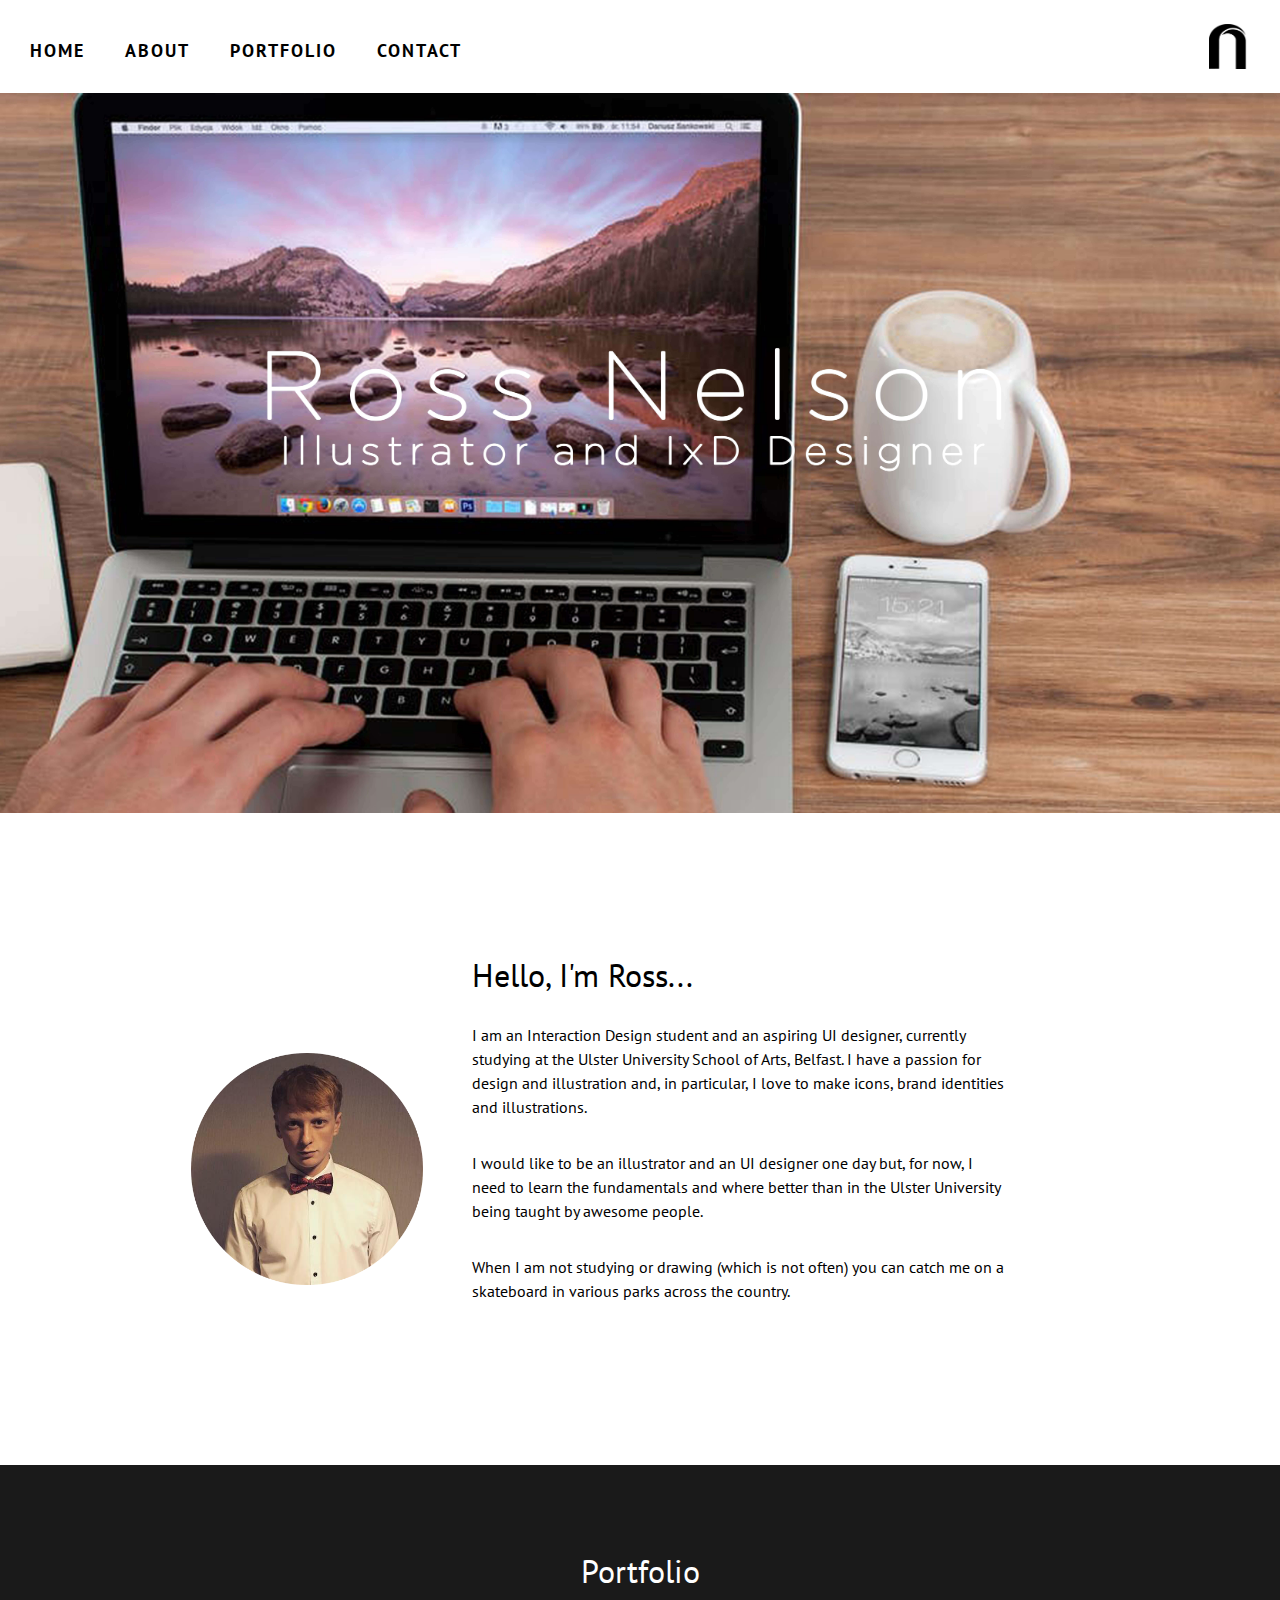
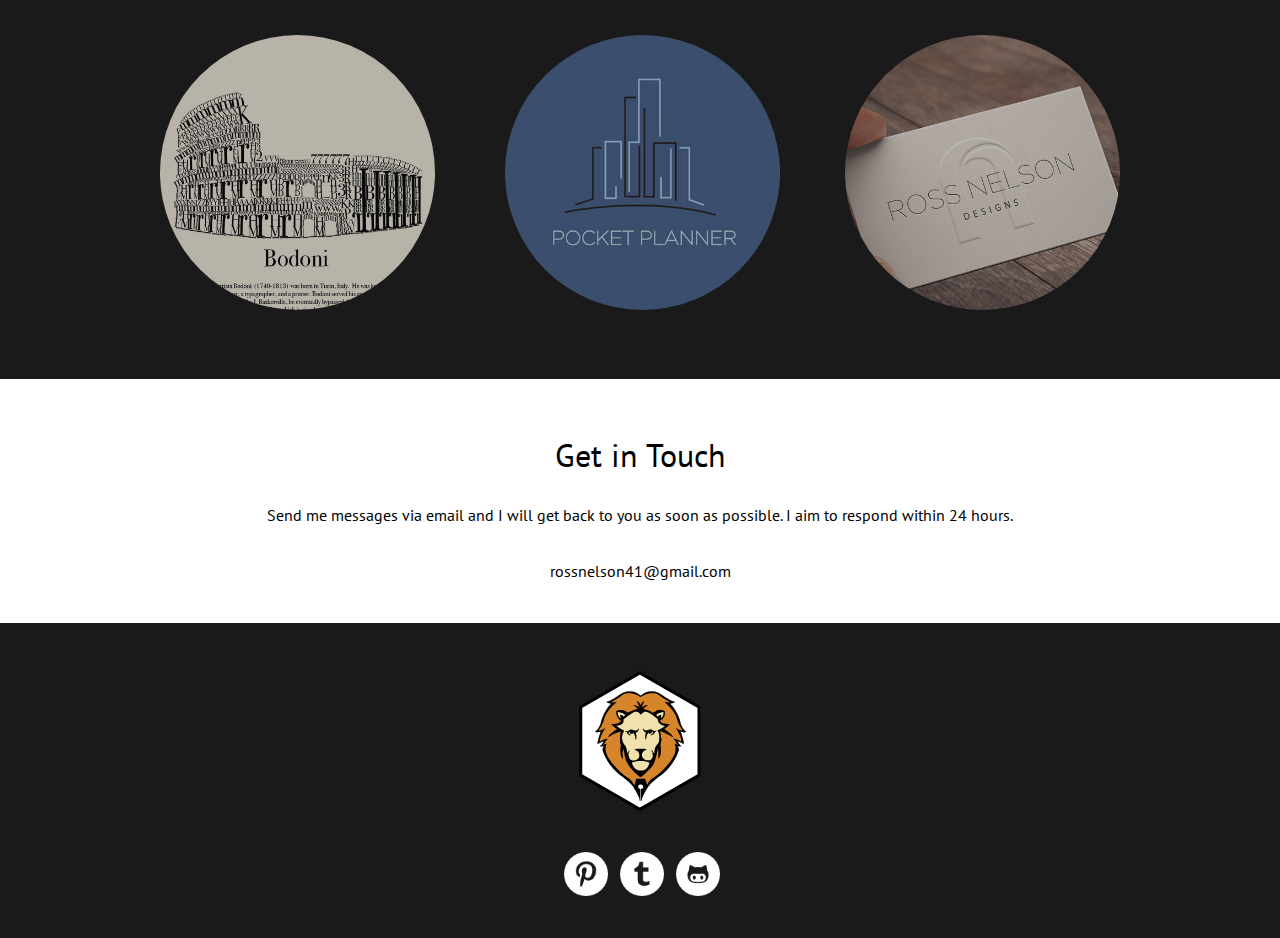
<file: index.html>
<!DOCTYPE html>
<html>

<head>
    <meta charset="utf-8" />
    <title>Ross Nelson Portofolio</title>

    <link href='css/style.css'type='text/css'
    rel='stylesheet'/>
    <link href="https://fonts.googleapis.com/css?family=PT+Sans" rel="stylesheet">

</head>

<body class="index">

 <article>
        <header>
                      <nav>
                          
                          <div class="res-nav">
        <a href="index.html"><img class="logo" src="img/n-01.png" width="38" height="45" alt="Monogram"></a>
          </div>
                          <ul>
                              <li><a href="index.html">Home</a></li>
                              <li><a href="#about">About</a></li>
                              <li><a href="#portfolio">Portfolio</a></li>
                              <li><a href="#contact">Contact</a></li>
                              
                          </ul>
            </nav>
          <div class="banner">
            <img class="banner-image" id="home" src="img/banner1.jpg">
              
          </div>

        </header>

<section class="skewedbox">
    <div class="container">
        
<img class="me" src="img/me.png" alt="Lion" width="250" height="250" /> 
    
    <h2 class="hello" id="about">Hello, I'm Ross...</h2>

        <p class="about">
            I am an Interaction Design student and an aspiring UI designer, currently studying at the Ulster University School of Arts, Belfast. I have a passion for design and illustration and, in particular, I love to make icons, brand identities and illustrations.</p>
        
        <p> I would like to be an illustrator and an UI designer one day but, for now, I need to learn the fundamentals and where better than in the Ulster University being taught by awesome people. 
         </p>
        
        <p> When I am not studying or drawing (which is not often) you can catch me on a skateboard in various parks across the country.</p>
   </div>
            </section>
            

        <section class="sec2">
            <div class="container2">
                
            <h2 id="portfolio"><span>Portfolio</span></h2>
                
            <p class="portfolio">
                
                <div class="sidebar-image-gallery">
            <div id="box1">       
<a href="poster.html"><img src="img/test2.jpg" width="275" height="275" alt="example"></a></div>
            <div id="box2">        
<a href="app.html"><img src="img/test1.jpg" width="275" height="275" alt="example"></a></div>
            <div id="box3">
<a href="brand.html"><img src="img/test3.jpg" width="275" height="275" alt="example"></a></div>
    
</div>
        
            </div>
        </section>



       <section>
            <div class="container3">

               
                
            <h2 id="contact">Get in Touch</h2>
                
                


            <p class="contact"> 
                Send me messages via email and I will get back to you as soon as possible. I aim to respond within 24 hours.
            </p>
                <p class="email">
                rossnelson41@gmail.com
                    </p>
                
                
           </div>
        </section>
            
  
                
           


    </article>

    <footer>


        
            <a href="index.html"><img class="lion" src="img/lion1.png" alt="lion"></a>
        
      <p class="social">

        <div class="icons">
            <a href="https://uk.pinterest.com/rossnelson41/" target="_blank"><img src="img/pinterest.png" width="44px" height="44px"></a>
            
            <a href="https://www.tumblr.com/blog/rossnelsonn" target="_blank"><img src="img/tumblr.png" width="44px" height="44px"></a>
            
            <a href="https://github.com/rossnelsonn" target="_blank"><img src="img/github.png" width="44px" height="44px"></a>

        </div>

    </footer>

</body>
</file>
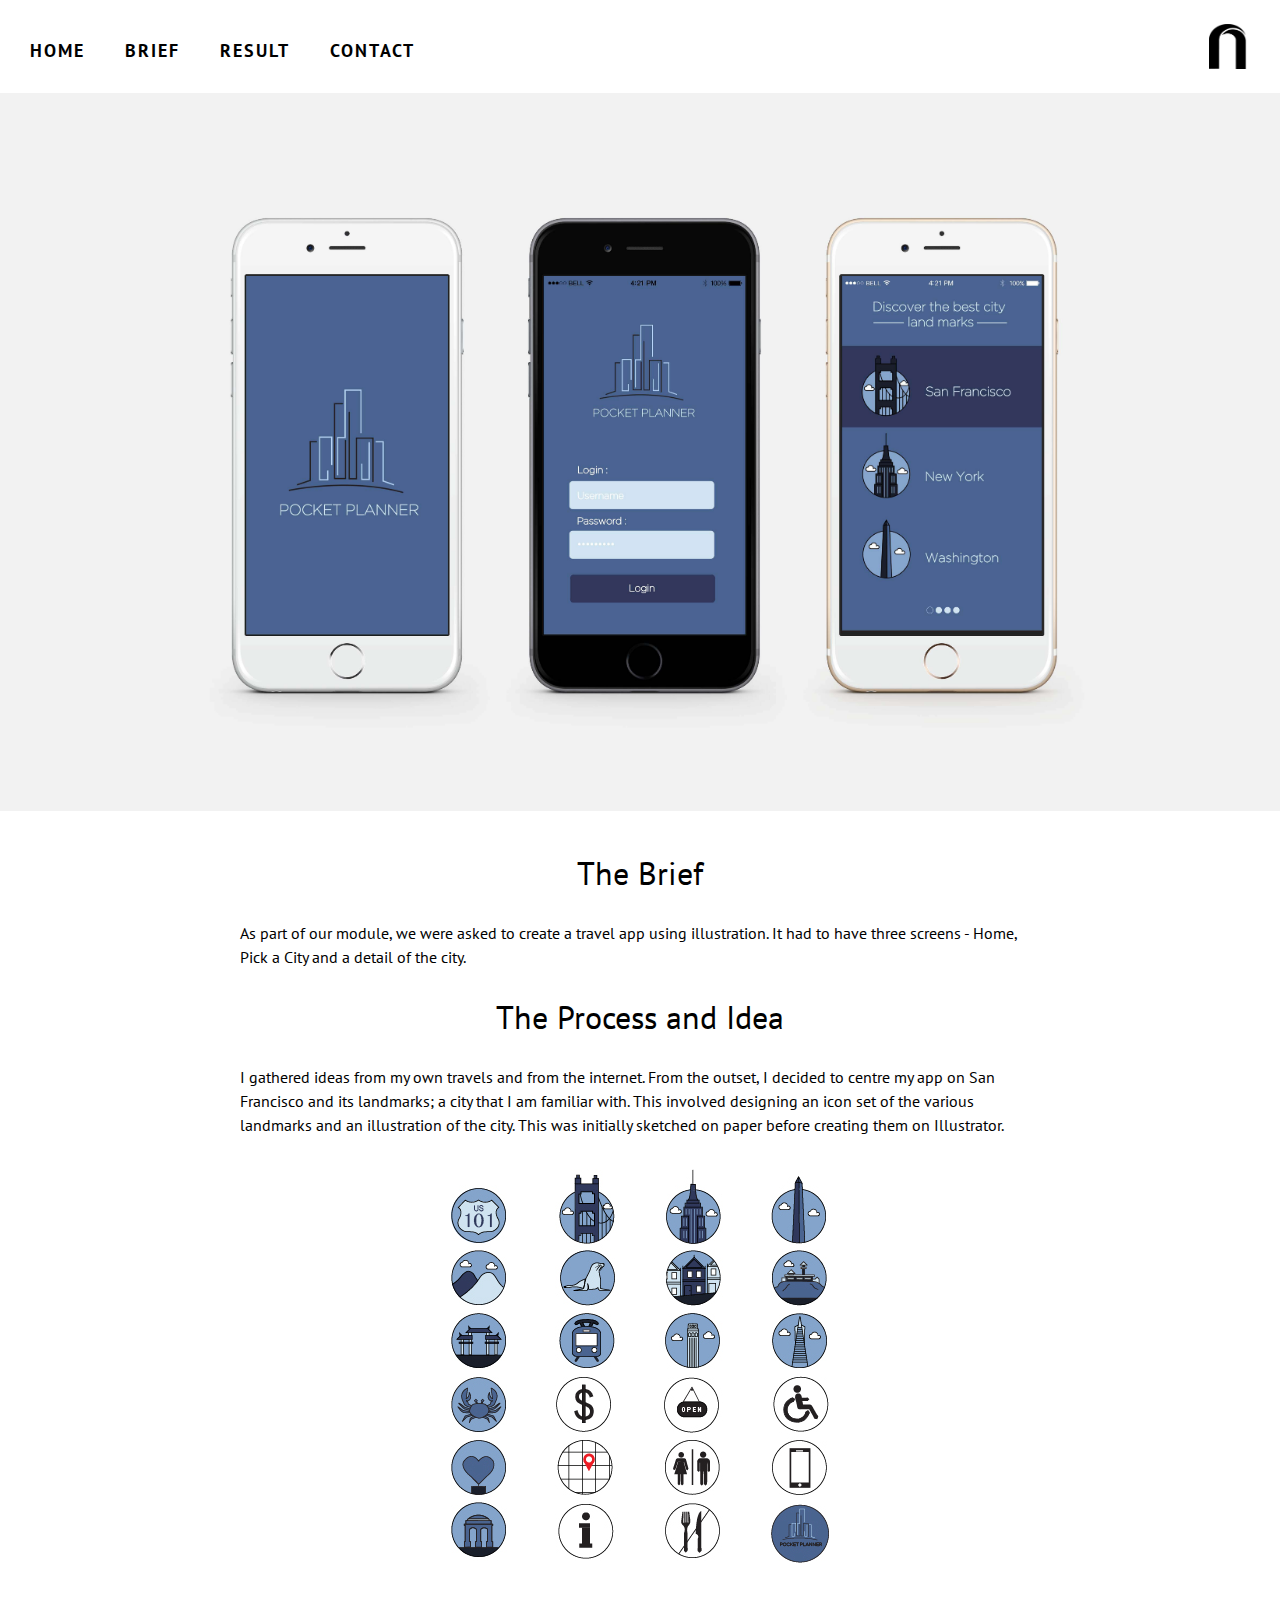
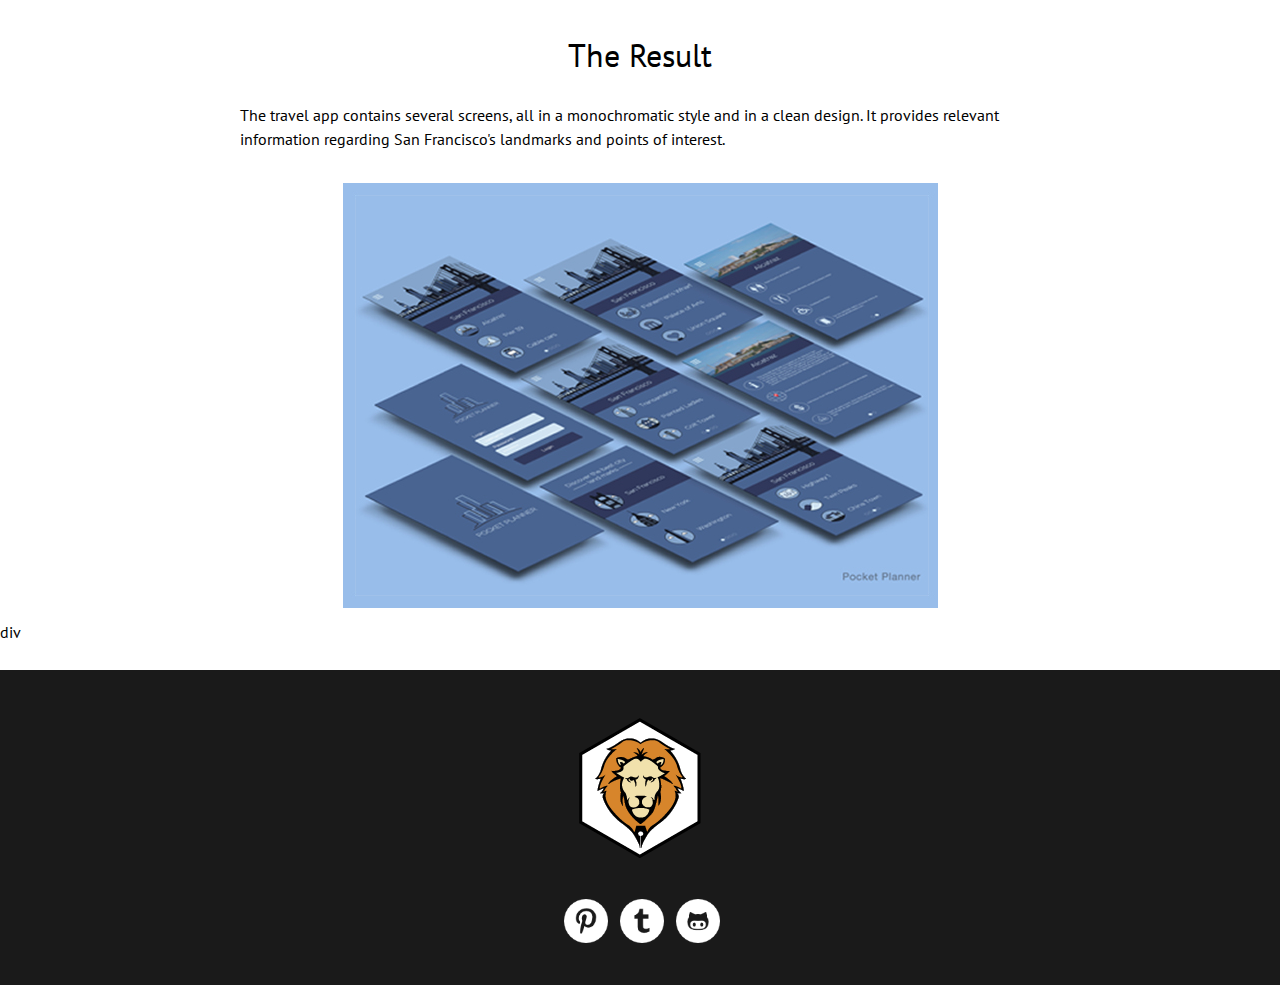
<file: app.html>
<!DOCTYPE html>
<html>

<head>
    <meta charset="utf-8" />
    <title>App</title>

    <link href='css/style.css'type='text/css'
    rel='stylesheet'/>
    <link href="https://fonts.googleapis.com/css?family=PT+Sans" rel="stylesheet">
</head>

<body>

 <article>
        <header>
                      <nav>
                          
                          <div class="res-nav">
        <a href="index.html"><img class="logo" src="img/n-01.png" width="38" height="45" alt="Monogram"></a>
          </div>
                          <ul>
                              
                              <li><a href="index.html">Home</a></li>
                              <li><a href="#brief">Brief</a></li>
                              <li><a href="#result">Result</a></li>
                              <li><a href="#contact">Contact</a></li>
                              
                          </ul>
            </nav>
          <div class="banner">
            <img class="banner-image" src="img/banner2.jpg">
              
          </div>

        </header>

<section class="skewedbox">
    <div class="containerc">
        

    <h2 id="brief">The Brief</h2>

        <p class="about">
           </p>
        
        <p>As part of our module, we were asked to create a travel app using illustration. It had to have three screens - Home, Pick a City and a detail of the city.
         </p>
        
        <h2 id="about">The Process and Idea</h2>
        <p> I gathered ideas from my own travels and from the internet. From the outset, I decided to centre my app on San Francisco and its landmarks; a city that I am familiar with. This involved designing an icon set of the various landmarks and an illustration of the city. This was initially sketched on paper before creating them on Illustrator. </p>
   </div>
    
    <img class="brief" src="img/icons.jpg">
    
            </section>
            


       
           <section class="skewedbox">
    <div class="containerc">
        
            <h2 id="result">The Result</h2>


           
            <p>
             The travel app contains several screens, all in a monochromatic style and in a clean design. It provides relevant information regarding San Francisco's landmarks and points of interest. 
            </p>
            
           <img class="brief" src="img/app.jpg">
       
               </div>div
                 </section>
            
  
                
           


    <article>

      <footer id="contact">


        
            <a href="index.html"><img class="lion" src="img/lion1.png" alt="lion"></a>
        
      <p class="social">

        <div class="icons">
            <a href="https://uk.pinterest.com/rossnelson41/" target="_blank"><img src="img/pinterest.png" width="44px" height="44px"></a>
            
            <a href="https://www.tumblr.com/blog/rossnelsonn" target="_blank"><img src="img/tumblr.png" width="44px" height="44px"></a>
            
            <a href="https://github.com/rossnelsonn" target="_blank"><img src="img/github.png" width="44px" height="44px"></a>

        </div>
       </footer>   
   </article>
   
    </article>
    
    </body>
</file>
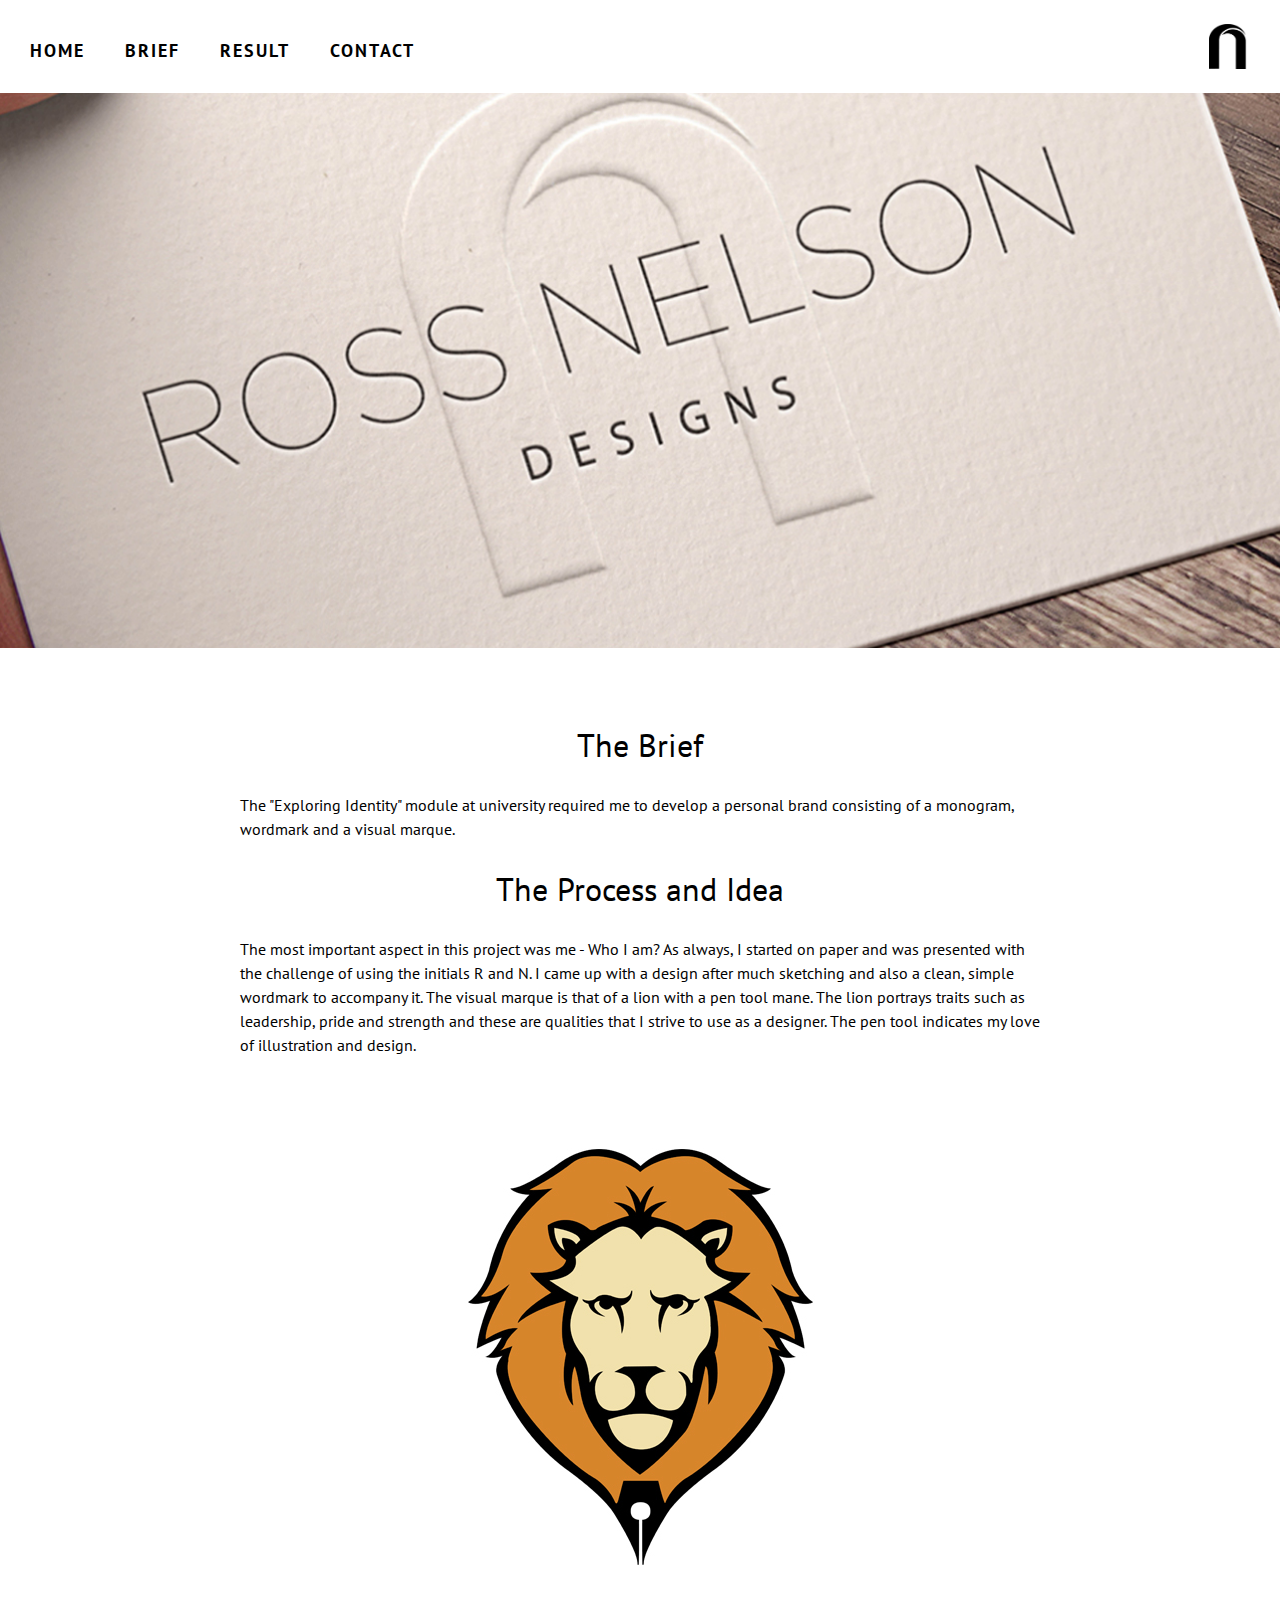
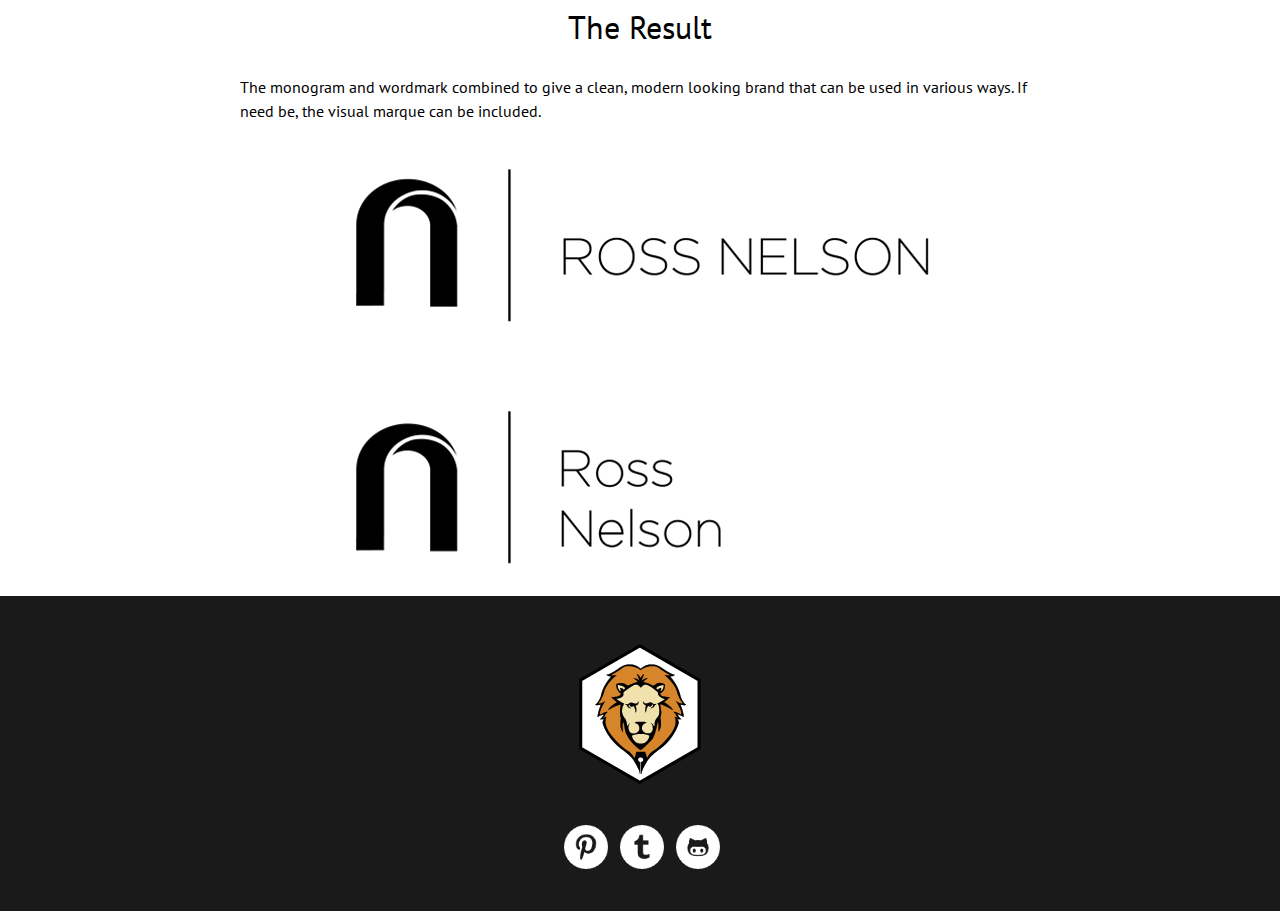
<file: brand.html>
<!DOCTYPE html>
<html>

<head>
    <meta charset="utf-8" />
    <title>Brand</title>

    <link href='css/style.css'type='text/css'
    rel='stylesheet'/>
     <link href="https://fonts.googleapis.com/css?family=PT+Sans" rel="stylesheet">

</head>

<body>

 <article>
        <header>
                      <nav>
                          
                          <div class="res-nav">
        <a href="index.html"><img class="logo" src="img/n-01.png" width="38" height="45" alt="Monogram"></a>
          </div>
                          <ul>
                              
                            <li><a href="index.html">Home</a></li>
                              <li><a href="#brief">Brief</a></li>
                              <li><a href="#result">Result</a></li>
                              <li><a href="#contact">Contact</a></li>
                              
                          </ul>
            </nav>
          <div class="banner">
            <img class="banner-image" src="img/banner4.jpg">
              
          </div>

        </header>

<section class="skewedbox">
    <div class="containerb">
        

    <h2 id="about">The Brief</h2>

        <p class="about">
           </p>
        
        <p>The "Exploring Identity" module at university required me to develop a personal brand consisting of a monogram, wordmark and a visual marque.
         </p>
        
        <h2 id="about">The Process and Idea</h2>
        <p> The most important aspect in this project was me - Who I am? As always, I started on paper and was presented with the challenge of using the initials R and N. I came up with a design after much sketching and also a clean, simple wordmark to accompany it. The visual marque is that of a lion with a pen tool mane. The lion portrays traits such as leadership, pride and strength and these are qualities that I strive to use as a designer. The pen tool indicates my love of illustration and design. </p>
   </div>
    
    <img class="brief" src="img/lion.jpg">
    
            </section>
            

      


       <section>

            <h2 id="result">The Result</h2>


           
            <p>
             The monogram and wordmark combined to give a clean, modern looking brand that can be used in various ways. If need be, the visual marque can be included.
            </p>
            
           <img class="breif" src="img/wordmark.jpg">
        </section>
            
  
                
           


    </article>

      <footer id="contact">


        
            <a href="index.html"><img class="lion" src="img/lion1.png" alt="lion"></a>
        
      <p class="social">

        <div class="icons">
            <a href="https://uk.pinterest.com/rossnelson41/" target="_blank"><img src="img/pinterest.png" width="44px" height="44px"></a>
            
            <a href="https://www.tumblr.com/blog/rossnelsonn" target="_blank"><img src="img/tumblr.png" width="44px" height="44px"></a>
            
            <a href="https://github.com/rossnelsonn" target="_blank"><img src="img/github.png" width="44px" height="44px"></a>
        </div>
         
    </footer>

</body>
</file>
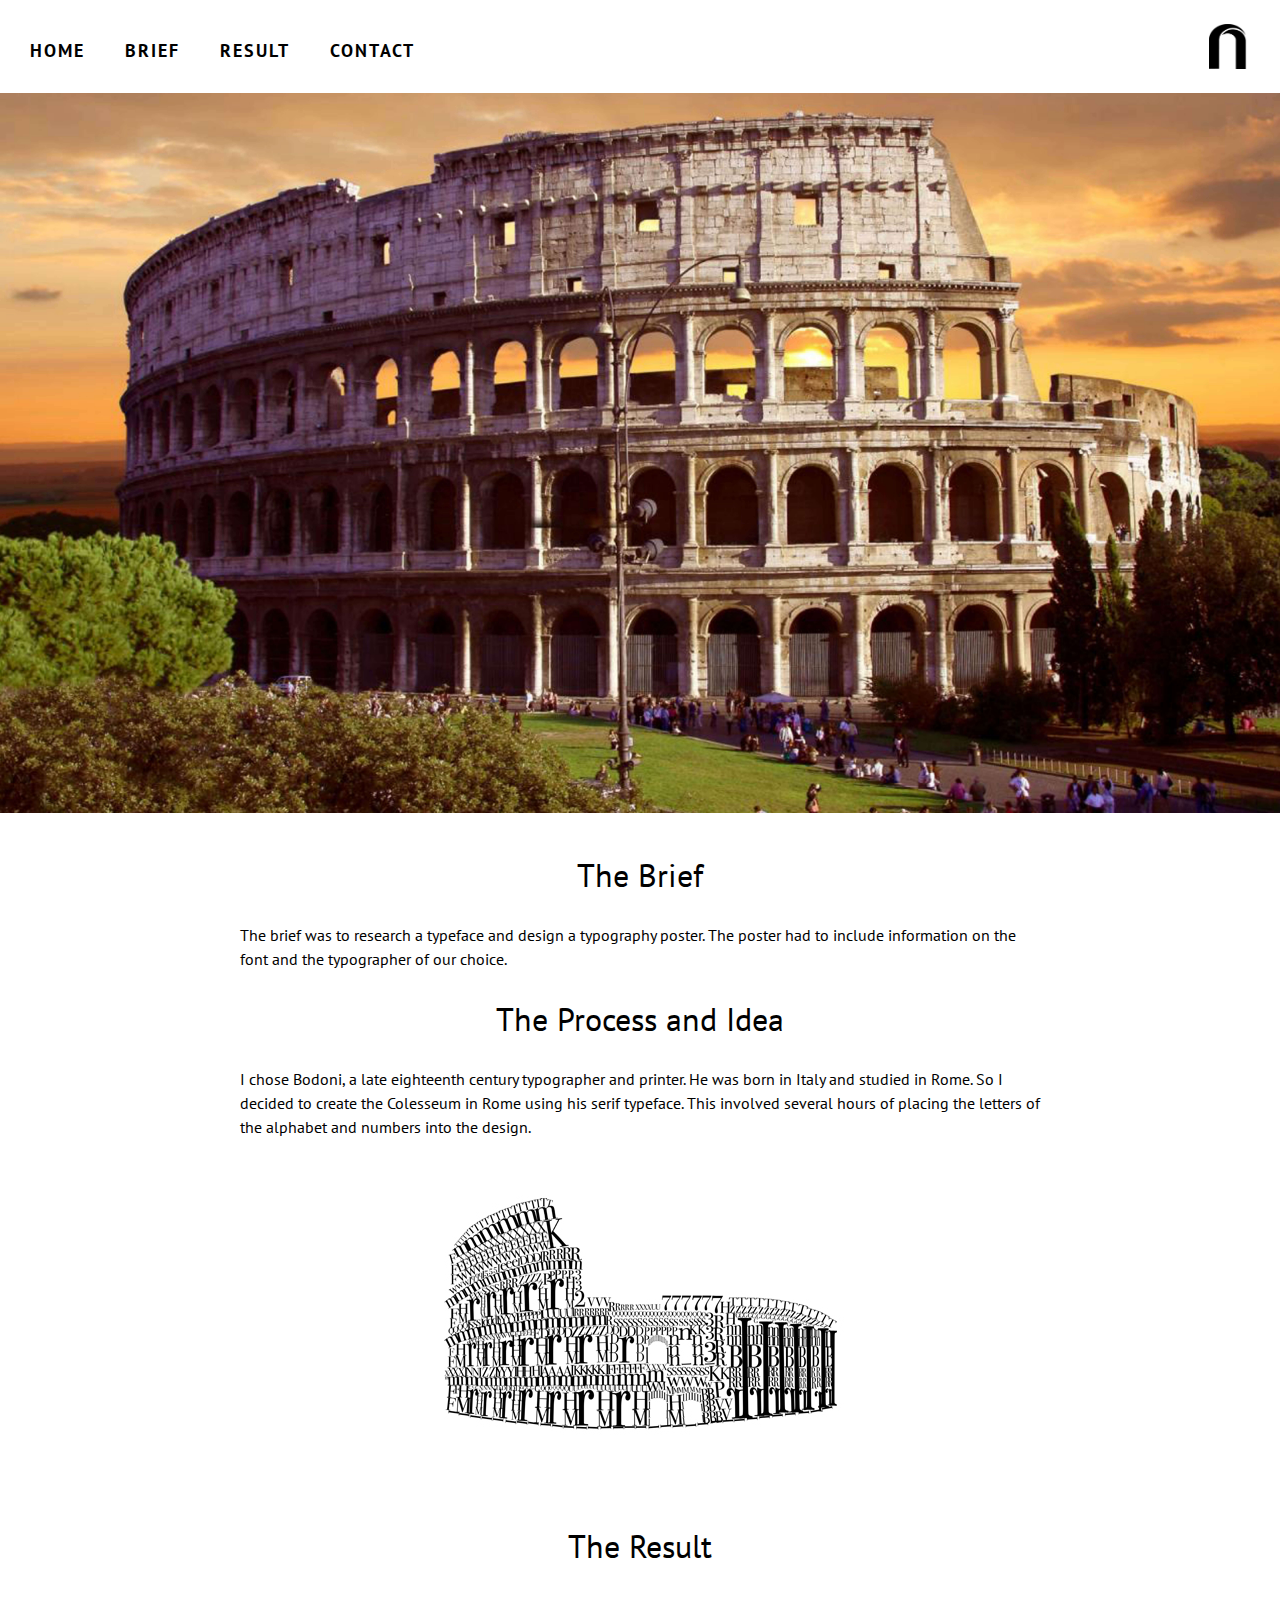
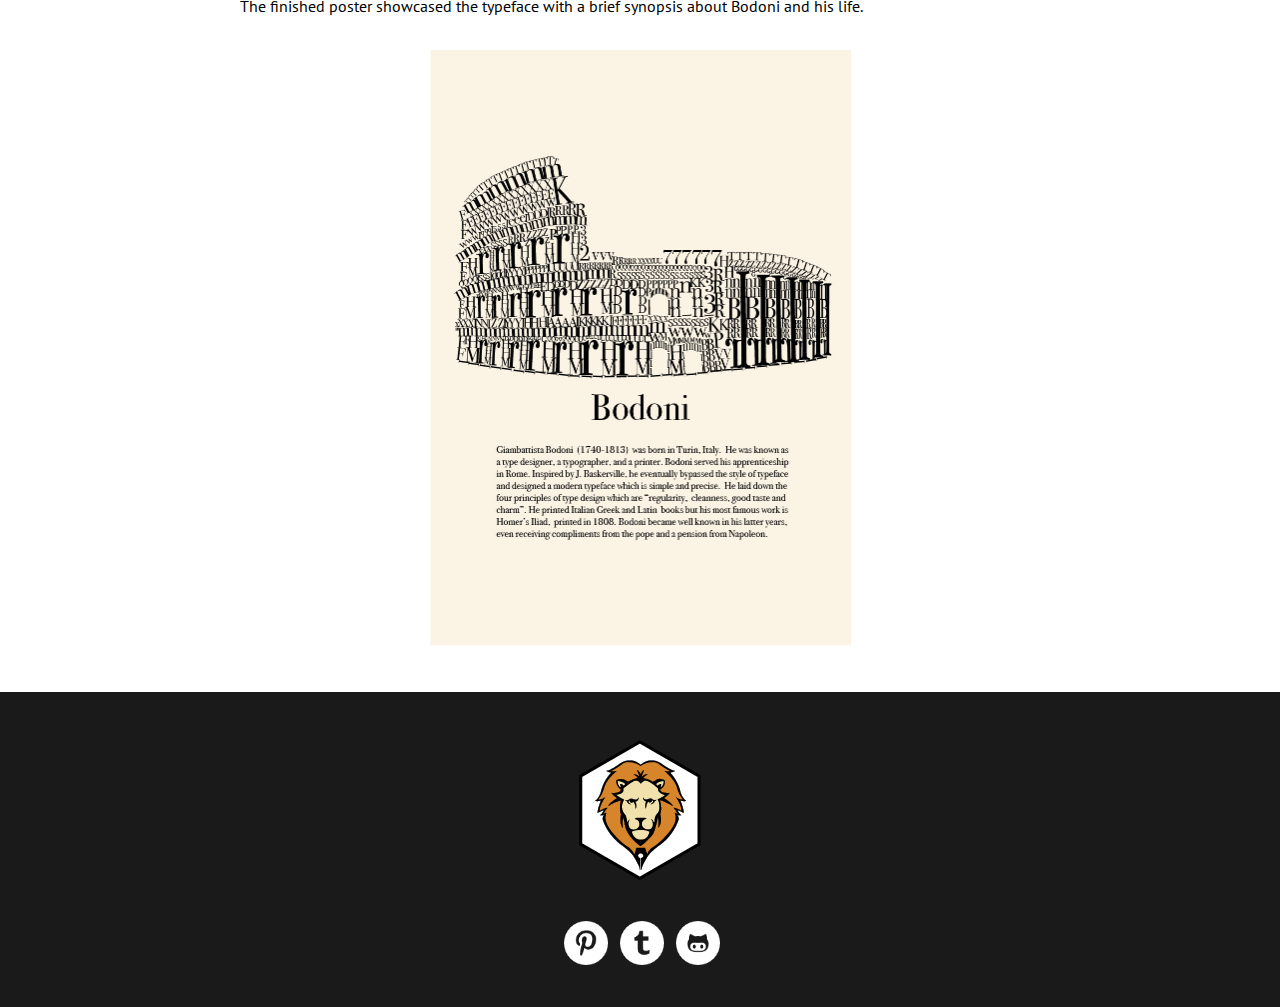
<file: poster.html>
<!DOCTYPE html>
<html>

<head>
    <meta charset="utf-8" />
    <title>Poster</title>

    <link href='css/style.css'type='text/css'
    rel='stylesheet'/>
    <link href="https://fonts.googleapis.com/css?family=PT+Sans" rel="stylesheet">

</head>

<body>

 <article>
        <header>
                      <nav>
                          
                          <div class="res-nav">
        <a href="index.html"><img class="logo" src="img/n-01.png" width="38" height="45" alt="Monogram"></a>
          </div>
                          <ul>
                              
                              <li><a href="index.html">Home</a></li>
                              <li><a href="#brief">Brief</a></li>
                              <li><a href="#result">Result</a></li>
                              <li><a href="#contact">Contact</a></li>
                              
                          </ul>
            </nav>
          <div class="banner">
            <img class="banner-image" src="img/banner3.jpg">
              
          </div>

        </header>

<section class="skewedbox">
    <div class="containerc">
        

    <h2 id="brief">The Brief</h2>

        <p class="about">
           </p>
        
        <p>The brief was to research a typeface and design a typography poster. The poster had to include information on the font and the typographer of our choice.
         </p>
        
        <h2 id="about">The Process and Idea</h2>
        <p> I chose Bodoni, a late eighteenth century typographer and printer. He was born in Italy and studied in Rome. So I decided to create the Colesseum in Rome using his serif typeface. This involved several hours of placing the letters of the alphabet and numbers into the design. </p>
   </div>
    
    <img class="brief" src="img/colosseum.jpg">
    
            </section>


       <section class="skewedbox">
        

            <h2 id="result">The Result</h2>


           
            <p>
             The finished poster showcased the typeface with a brief synopsis about Bodoni and his life. 
            </p>
            
           <img class="breif" src="img/bodoni.jpg" width="421" height="596">
        </section>

    </article>

      <footer id="contact">


        
            <a href="index.html"><img class="lion" src="img/lion1.png" alt="lion"></a>
        
      <p class="social">

        <div class="icons">
            <a href="https://uk.pinterest.com/rossnelson41/" target="_blank"><img src="img/pinterest.png" width="44px" height="44px"></a>
            
            <a href="https://www.tumblr.com/blog/rossnelsonn" target="_blank"><img src="img/tumblr.png" width="44px" height="44px"></a>
            
            <a href="https://github.com/rossnelsonn" target="_blank"><img src="img/github.png" width="44px" height="44px"></a>

        </div>

    </footer>

</body>
</file>
<file: css/style.css>
/*--CSS RESET--*/

*{
  padding: 0;
  margin: 0;
  font-size: 100%;
  line-height: 1em;
}

body {
    width: 100%;
    font-family: 'PT Sans', sans-serif;
    margin: auto;
    background-color: #fff;
    color: #000;
}

p, blockquote {
    width: 75%;
    max-width: 800px;
    margin: auto;
}

/*--NAV--*/

nav {
  padding: 1em 0;
  margin-bottom: 1em;
  font-family: 'PT Sans', sans-serif;
  font-weight: bold;
  background-color: #fff;
  font-size: 1.1em;

    
}

nav ul {
  text-align: center;
  text-transform: uppercase;
  letter-spacing: 2px;
}

nav ul li {
  padding-top: 10px;
  padding-left: 20px;
  display: inline;
  margin: 10px;
  float: left;
}

nav a:hover {
  border-bottom: none;
  color: #D3D3D3;
}


/*-- TYPOGRAPHY--*/


h1, h2, h3 {
  font-weight: normal;
  color: #000;
  text-align: center;
  font-family: 'PT Sans', sans-serif;
}

p, li{
  margin-bottom: 2em;
  line-height: 1.5em;
}

h1 {font-size: 4em;
  margin-bottom: .1em;
  margin-top: 1em;
}

h2 {font-size: 2em;
  margin-bottom: 1em;
}


footer {
  background-color: #1a1a1a;
  padding-top: 2em;
  padding-bottom: 2em;
}

.anchor {
  text-transform: uppercase;
  font-size: .75em;
}

.leader {
  text-transform: uppercase;
}


.name {
  font-family: 'PT Sans', sans-serif;
}

.icons{
  padding-left: 35em;
}

.icons img {
    display: inline-block;
    

}

.icons img:hover{ opacity: 1;
transform: scale(1.1);
}


.hello {
   
    text-align: left;


}

.contact { 
    text-align: center;
    
}

.email {
    text-align: center;
}
/*--IMAGES--*/

img {
  display: block;
  margin: 1em auto;
  padding: 0;
  max-width: 100%;
}

caption{
  margin-bottom: 1.5em
  text-transform:uppercase;
}

.banner {
  width: 100%;
  display: block;
}

.banner > .banner-image {
  width: 100%;
  display: block;
}

.me {
    float: left;
    margin-right: 40px;
    margin-top: 85px;
    padding-left: 2em;
}

.brief {
    display: block;
    margin: 1em auto;
    padding: 0;
    max-width: 100%;
}


/*--links--*/

a {
  color: #000;
  text-decoration: none;
}

a:hover {
  color: #000;
  border-bottom: 1px;
}

/*--sections--*/

.skewedbox
{
    background: #fff;
    padding: 30px 0;
    
}

.container
{
    padding: 100px 150px;
    
}

.containerb {
    
    padding: 35px;
    
}

.sec2
{
    background: #1a1a1a;
    padding: 30px 0;
   
    padding-bottom: 300px;
}

.container2
{
    padding: 60px 150px;

    
}

.container3 {
    padding-top: 30px;
    margin-top: 30px;
    margin-bottom: 40px;
}

.containerc {
    padding: 0px;
}


.portfolio
{color: #fff;
}
span{
color: #fff;
}

.logo {
    float: right;
    margin-top: -0.5em;
    margin-bottom: 0.5em;
    margin-right: 1em;
}

.res-nav {
    float: right;
    color: #fff;
    padding: 15px;
    overflow: hidden;
}

/*---gallery---*/

.sidebar-image-gallery img 
{ 
    border-radius: 100%;
    opacity: .7; 
    display: inline-block; 
}


.sidebar-image-gallery {
    padding-left: 10px;
    padding-right: 10px;
    
}

.sidebar-image-gallery img:hover { 
    opacity: 1; }



#box1 {
    float: left;
    border-radius: 100%;
    
   
}

#box2 {
    float: left;
    border-radius: 100%;
    
    margin-left: 70px;
}

#box3 {
    float: right;
    border-radius: 100%;
    
}

.icons img {
    margin: .5em .25em;
}

.result {
    text-align: center;
}
</file>
